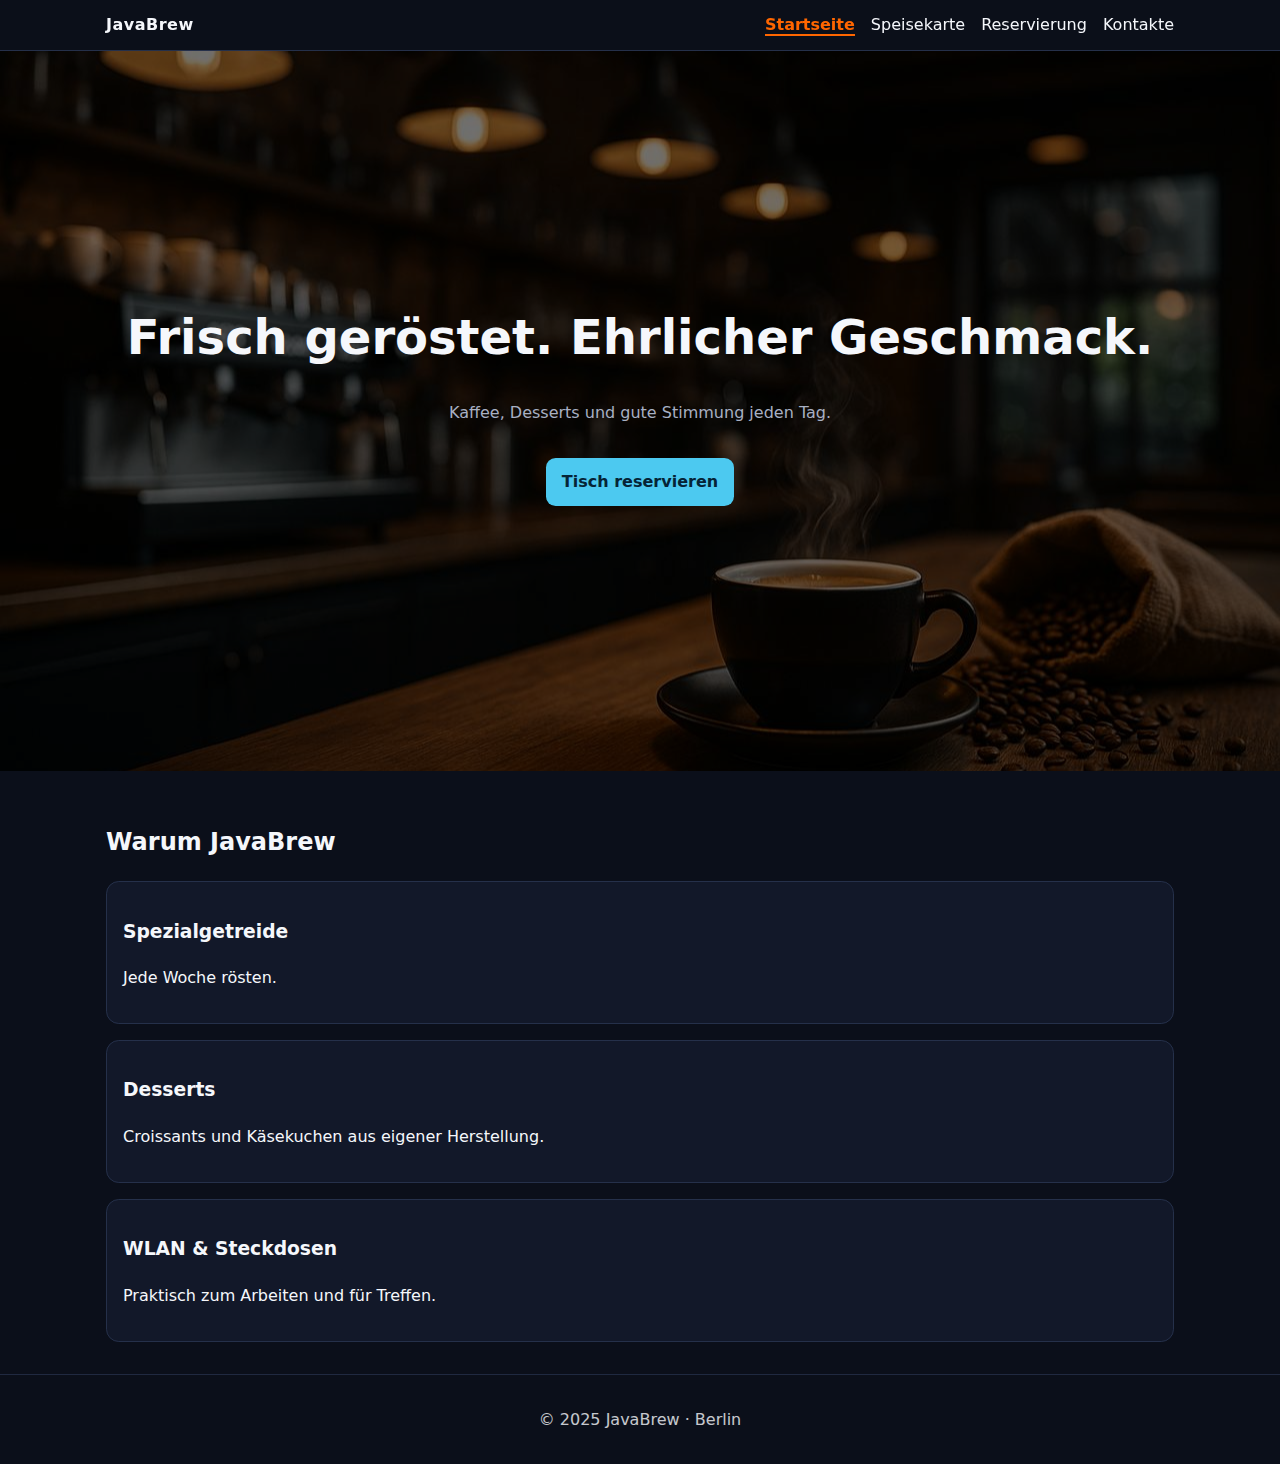
<file: index.html>
<!DOCTYPE html>
<html lang="de">
<head>
    <meta charset="UTF-8">
    <meta name="viewport" content="width=device-width, initial-scale=1.0">
    <title>JavaBrew - Café</title>
    <link rel="stylesheet" href="css/styles.css">
</head>
<body>
    <header class="site-header">
        <nav class="nav container">
            <a class="logo" href="index.html">JavaBrew</a>
            <button class="nav__toggle" aria-expended="false" aria-controls="menu">☰</button>
            <ul id="menu" class="nav__menu">
                <li><a href="index.html">Startseite</a></li>
                <li><a href="menu.html">Speisekarte</a></li>
                <li><a href="booking.html">Reservierung</a></li>
                <li><a href="contact.html">Kontakte</a></li>
            </ul>
        </nav>
    </header>

    <main>
        <section class="hero">
        <h1>Frisch geröstet. Ehrlicher Geschmack.</h1>
        <p>Kaffee, Desserts und gute Stimmung jeden Tag.</p>
        <p><a class="btn" href="booking.html">Tisch reservieren</a></p>
        </section>
        <section class="container">
      <h2>Warum JavaBrew</h2>
      <div class="grid">
        <article class="card"><h3>Spezialgetreide</h3><p>Jede Woche rösten.</p></article>
        <article class="card"><h3>Desserts</h3><p>Croissants und Käsekuchen aus eigener Herstellung.</p></article>
        <article class="card"><h3>WLAN & Steckdosen</h3><p>Praktisch zum Arbeiten und für Treffen.</p></article>
    </div>
        </section>
    </main>
</body>
<footer class="site-footer">
    <div class="container">© 2025 JavaBrew · Berlin</div>
</footer>
<script src="js/main.js"></script>
</html>
</file>
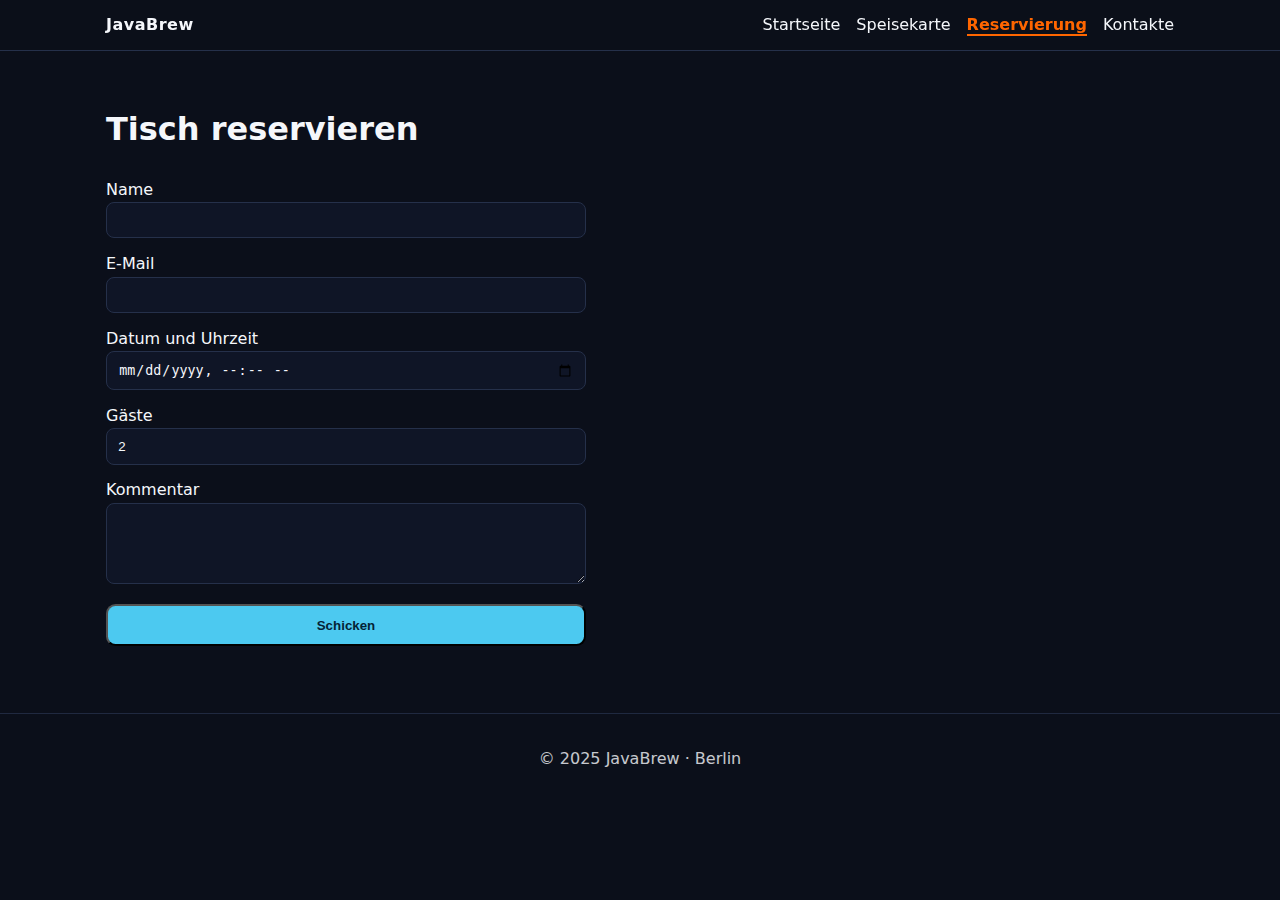
<file: booking.html>
<!DOCTYPE html>
<html lang="de">
<head>
    <meta charset="UTF-8">
    <meta name="viewport" content="width=device-width, initial-scale=1.0">
    <title>JavaBew - Reservierung</title>
    <link rel="stylesheet" href="css/styles.css">
</head>
<body>
    <header class="site-header">
        <nav class="nav container">
            <a class="logo" href="index.html">JavaBrew</a>
            <button class="nav__toggle" aria-expended="false" aria-controls="menu">☰</button>
            <ul id="menu" class="nav__menu">
                <li><a href="index.html">Startseite</a></li>
                <li><a href="menu.html">Speisekarte</a></li>
                <li><a href="booking.html">Reservierung</a></li>
                <li><a href="contact.html">Kontakte</a></li>
            </ul>
        </nav>
    </header>

    <main class="container">
        <h1>Tisch reservieren</h1>
        <form class="form" id="bookingform">
            <label>Name <input name="name" required></label>
            <label>E-Mail <input type="email" name="email" required></label>
            <label>Datum und Uhrzeit <input type="datetime-local" name="dt" required></label>
            <label>Gäste <input type="number" name="people" min="1" max="10" value="2" required></label>
            <label>Kommentar <textarea name="note" rows="4"></textarea></label>
            <button class="btn">Schicken</button>
            <p class="form__msg" role="status" aria-live="polite"></p>
        </form>
    </main>
</body>
<footer class="site-footer">
    <div class="container">© 2025 JavaBrew · Berlin</div>
</footer>
<script src="js/main.js"></script>
</html>
</file>
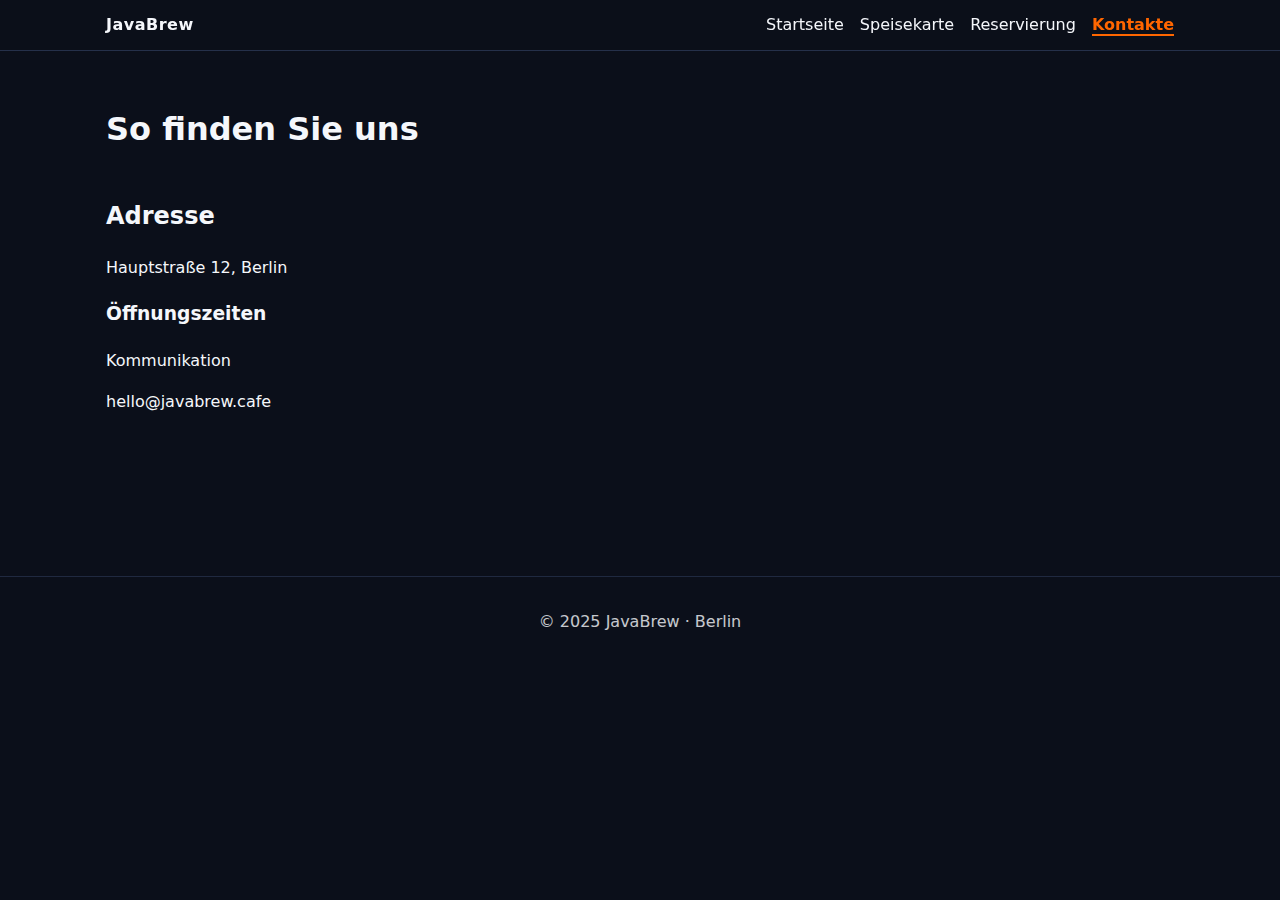
<file: contact.html>
<!DOCTYPE html>
<html lang="de">
<head>
    <meta charset="UTF-8">
    <meta name="viewport" content="width=device-width, initial-scale=1.0">
    <title>JavaBrew - Kontakte</title>
    <link rel="stylesheet" href="css/styles.css">
</head>
<body>
    <header class="site-header">
        <nav class="nav container">
            <a class="logo" href="index.html">JavaBrew</a>
            <button class="nav__toggle" aria-expended="false" aria-controls="menu">☰</button>
            <ul id="menu" class="nav__menu">
                <li><a href="index.html">Startseite</a></li>
                <li><a href="menu.html">Speisekarte</a></li>
                <li><a href="booking.html">Reservierung</a></li>
                <li><a href="contact.html">Kontakte</a></li>
            </ul>
        </nav>
    </header>
    <main class="container">
        <h1>So finden Sie uns</h1>
        <div class="grid two">
            <section>
                <h2>Adresse</h2>
                <p>Hauptstraße 12, Berlin</p>
                <h3>Öffnungszeiten</h3>
                <p>Kommunikation</p>
                <p><a href="mailto:hello@javabrew.cafe">hello@javabrew.cafe</a></p>
            </section>
            <section>
                <div class="map">
                    <iframe src="https://www.google.com/maps?q=Hauptstraße%2012%20Berlin&output=embed" width="100%" height="360" style="border:0" loading="lazy"
                    referrerpolicy="no-refferer-when-downgrade" aria-label="JavaBrew-Karte"></iframe>
                </div>
            </section>
        </div>
    </main>
</body>
<footer class="site-footer">
    <div class="container">© 2025 JavaBrew · Berlin</div>
</footer>
<script src="js/main.js"></script>
</html>
</file>
<file: css/styles.css>
:root { --max:1100px; /* максимальная ширина контейнера */ --gap:16px;/* базовый отступ (gap) между элементами */ --bg:#0b0f1a;/* цвет фона сайта */ --fg:#f5f7fb;/* основной цвет текста */ --muted:#a8b0c3;/* приглушенный текст (например, описание) */ --card:#121829;/* цвет карточек */ --line:#25304a;/* цвет линий/границ */ --accent:#4cc9f0;/* акцентный цвет (кнопки, hover и т.д.) */ }

/* Базовые сбросы */
*{box-sizing:border-box} /* учитываем padding и border в ширине */
html,body{height:100%} /* высота на весь экран */
body{
  margin:0; 
  font:16px/1.6 system-ui,-apple-system,Segoe UI,Roboto; 
  color:var(--fg); 
  background:var(--bg)
}
a{
  color:inherit; 
  text-decoration:none/* убираем подчёркивание */
}

img{
  max-width: 100%; /* изображения не выходят за контейнер */
  display: block
}

.container{
  max-width:var(--max); /* ограничение ширины */
  margin:0 auto; /* центрирование */
  padding:32px var(--gap) /* отступы */
}

/* Кнопки */
.btn{
  display:inline-block; 
  padding:.7rem 1rem; 
  background:var(--accent); /* фон кнопки */
  color:#052436; /* цвет текста в кнопке */
  border-radius:.6rem; /* скругление */
  font-weight:700
}

/* Шапка (header + меню) */
.site-header{
  position:sticky; /* фиксируем при скролле */
  top:0; 
  background:rgba(11,15,26,.7); /* прозрачный фон */
  backdrop-filter:blur(8px); /* блюр позади */
  border-bottom:1px solid var(--line); /* линия снизу */
  z-index:10; /* поверх остального */
}

.nav{
  display:flex; 
  align-items:center; 
  justify-content:space-between; /* логотип слева, меню справа */
  gap:var(--gap); 
  padding:12px var(--gap)
}

.logo{
  font-weight:900; 
  letter-spacing:.5px
}

.nav__menu{
  display:flex; 
  gap:1rem; 
  list-style:none; 
  padding:0; 
  margin:0
}

.nav__toggle{ /* бургер-меню для мобильной версии */
  display:none; 
  background:none; 
  border:1px solid var(--line); 
  color:var(--fg); 
  padding:.4rem .6rem; 
  border-radius:.5rem;
}

/* Hero-блок с фоном */
.hero {
  position: relative;
  min-height: 80vh; /* почти на весь экран */
  padding: 72px var(--gap);
  display: flex;
  flex-direction: column;
  justify-content: center;
  align-items: center;
  text-align: center;
  color: var(--fg);

  /* путь к картинке: из css/ в папку Bilder */
  background: url("../images/hero-bg.jpg") center/cover no-repeat;
}

.hero::before {
  content: "";
  position: absolute;
  inset: 0;
  background: rgba(0, 0, 0, 0.55);
  /* затемнение */
  z-index: 0;
}

.hero * {
  position: relative;
  z-index: 1;
  /* текст и кнопки поверх затемнения */
}

.hero h1 {
  font-size: clamp(2rem, 5vw, 3rem);
  margin: 0 0 .5rem;
}

.hero p {
  color: var(--muted);
}

/* Сетка (Grid) */
.grid{
  display:grid; 
  gap:var(--gap);
}
.grid.two{
  grid-template-columns:repeat(2,1fr); /* 2 колонки */
}

/* Адаптив: меньше 800px → одна колонка */
@media (max-width: 800px){ 
  .grid.two{grid-template-columns:1fr} 
}

/* Сетка меню (для карточек еды/напитков) */
.menu-grid{
  grid-template-columns:repeat(auto-fit,minmax(220px,1fr))
}

.card{
  background:var(--card); 
  border:1px solid var(--line); 
  border-radius:.8rem; 
  padding:1rem;
}

/* Подвал */
.site-footer{
  border-top:1px solid var(--line); 
  text-align:center; 
  opacity:.8;
}

/* Формы */
.form{
  display:grid; 
  gap:.8rem; 
  max-width:480px;
}

.form input,.form textarea{
  width:100%; 
  padding:.6rem .7rem; 
  border:1px solid var(--line); 
  border-radius:.5rem; 
  background:#0f1526; 
  color:var(--fg);
}

.form__msg{
  color:var(--muted); 
  margin-top:.4rem;
}

/* Мобильное меню */
@media (max-width: 720px){
  .nav__toggle{display:inline-block}
  .nav__menu{
    display:none; 
    flex-direction:column; 
    background:#0f1424; 
    position:absolute; 
    right:var(--gap); 
    top:60px; 
    padding:.5rem; 
    border:1px solid var(--line); 
    border-radius:.6rem;
  }
  .nav__menu.open{display:flex}
}

/* Ссылки меню */
.nav__menu a:link,
.nav__menu a:visited {
  color: inherit; /* берут цвет родителя (белый) */
  text-decoration: none;
}

/* берут цвет родителя (белый) */
.nav__menu a.active {
  color: #ff6600; /* оранжевый */
  font-weight: 700; /* жирный */
  border-bottom: 2px solid #ff6600; /* подчёркивание */
}

.filters .btn {
  padding: .5rem .8rem;
  /* компактные кнопки */
}

.filters {
  margin-bottom: 1rem;
  /* отступ вниз */
  display: flex;
  gap: .5rem;
  /* промежутки между кнопками */
  flex-wrap: wrap;
  /* перенос кнопок на новую строку, если не помещаются */
}
</file>
